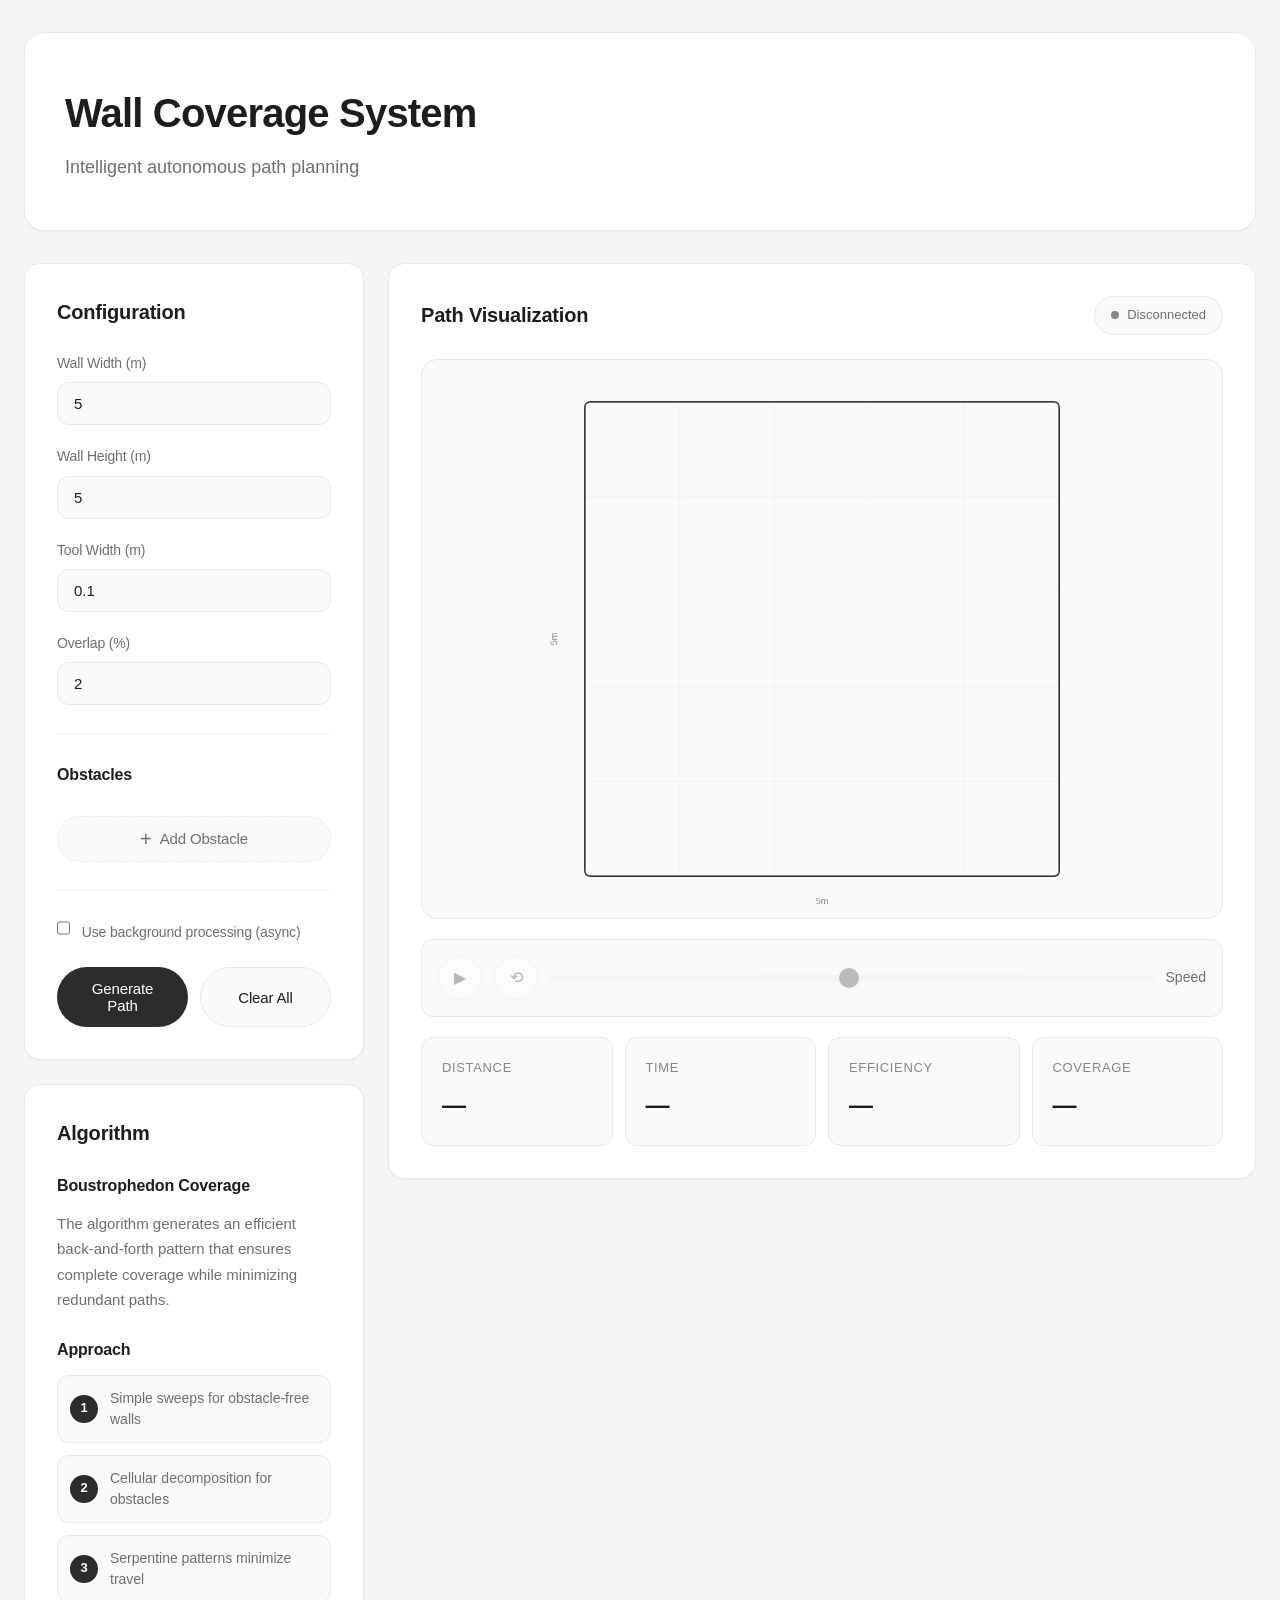
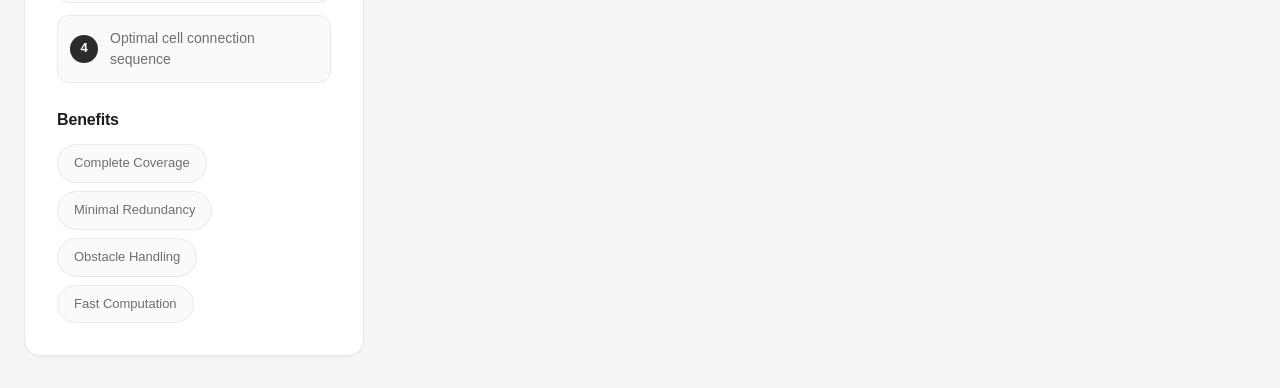
<file: index.html>
<!DOCTYPE html>
<html lang="en">
<head>
    <meta charset="UTF-8">
    <meta name="viewport" content="width=device-width, initial-scale=1.0">
    <title>Wall Robot Coverage System</title>
    <link rel="stylesheet" href="styles.css">
</head>
<body>
    <div class="container">
        <header>
            <div class="header-content">
                <h1>Wall Coverage System</h1>
                <p>Intelligent autonomous path planning</p>
            </div>
        </header>

        <main>
            <!-- Configuration Panel -->
            <section class="panel config-panel">
                <h2>Configuration</h2>
                
                <div class="input-group">
                    <label for="wallWidth">Wall Width (m)</label>
                    <input type="number" id="wallWidth" value="5" min="0.1" max="100" step="0.1">
                </div>
                
                <div class="input-group">
                    <label for="wallHeight">Wall Height (m)</label>
                    <input type="number" id="wallHeight" value="5" min="0.1" max="100" step="0.1">
                </div>
                
                <div class="input-group">
                    <label for="toolWidth">Tool Width (m)</label>
                    <input type="number" id="toolWidth" value="0.1" min="0.01" max="1" step="0.01">
                </div>
                
                <div class="input-group">
                    <label for="overlap">Overlap (%)</label>
                    <input type="number" id="overlap" value="2" min="0" max="50" step="1">
                </div>

                <div class="section-divider"></div>

                <h3>Obstacles</h3>
                <div id="obstaclesList" class="obstacles-container"></div>
                
                <button id="addObstacle" class="btn btn-ghost">
                    <span class="btn-icon">+</span>
                    Add Obstacle
                </button>
                
                <div class="section-divider"></div>
                
                <div class="input-group">
                    <label for="backgroundMode">
                        <input type="checkbox" id="backgroundMode" style="width: auto; display: inline-block; margin-right: 8px;">
                        Use background processing (async)
                    </label>
                </div>
                
                <div class="action-group">
                    <button id="generatePath" class="btn btn-primary">Generate Path</button>
                    <button id="clearAll" class="btn btn-secondary">Clear All</button>
                </div>
            </section>

            <!-- Visualization Panel -->
            <section class="panel visualization-panel">
                <div class="panel-header">
                    <h2>Path Visualization</h2>
                    <div id="connectionStatus" class="connection-status">
                        <span class="status-dot"></span>
                        <span class="status-text">Disconnected</span>
                    </div>
                </div>
                
                <div class="canvas-wrapper">
                    <canvas id="pathCanvas" width="800" height="800"></canvas>
                    <div id="loadingOverlay" class="loading-overlay" style="display: none;">
                        <div class="spinner"></div>
                        <div class="loading-text">Generating path...</div>
                        <div class="progress-text" id="progressText">Starting...</div>
                    </div>
                </div>
                
                <div class="playback-controls">
                    <button id="playPause" class="control-btn" disabled>
                        <span class="icon">▶</span>
                    </button>
                    <button id="reset" class="control-btn" disabled>
                        <span class="icon">⟲</span>
                    </button>
                    <div class="slider-container">
                        <input type="range" id="speedControl" min="1" max="100" value="50" disabled>
                        <span class="slider-label">Speed</span>
                    </div>
                </div>
                
                <div class="stats-grid" id="stats">
                    <div class="stat-card">
                        <span class="stat-label">Distance</span>
                        <span class="stat-value" id="totalDistance">—</span>
                    </div>
                    <div class="stat-card">
                        <span class="stat-label">Time</span>
                        <span class="stat-value" id="computationTime">—</span>
                    </div>
                    <div class="stat-card">
                        <span class="stat-label">Efficiency</span>
                        <span class="stat-value" id="pathEfficiency">—</span>
                    </div>
                    <div class="stat-card">
                        <span class="stat-label">Coverage</span>
                        <span class="stat-value" id="coverage">—</span>
                    </div>
                </div>
            </section>

            <!-- Algorithm Panel -->
            <section class="panel info-panel">
                <h2>Algorithm</h2>
                
                <div class="info-content">
                    <h3>Boustrophedon Coverage</h3>
                    <p>
                        The algorithm generates an efficient back-and-forth pattern that ensures 
                        complete coverage while minimizing redundant paths.
                    </p>
                    
                    <h3>Approach</h3>
                    <div class="info-list">
                        <div class="info-item">
                            <span class="info-number">1</span>
                            <span class="info-text">Simple sweeps for obstacle-free walls</span>
                        </div>
                        <div class="info-item">
                            <span class="info-number">2</span>
                            <span class="info-text">Cellular decomposition for obstacles</span>
                        </div>
                        <div class="info-item">
                            <span class="info-number">3</span>
                            <span class="info-text">Serpentine patterns minimize travel</span>
                        </div>
                        <div class="info-item">
                            <span class="info-number">4</span>
                            <span class="info-text">Optimal cell connection sequence</span>
                        </div>
                    </div>
                    
                    <h3>Benefits</h3>
                    <div class="benefit-tags">
                        <span class="tag">Complete Coverage</span>
                        <span class="tag">Minimal Redundancy</span>
                        <span class="tag">Obstacle Handling</span>
                        <span class="tag">Fast Computation</span>
                    </div>
                </div>
            </section>
        </main>
    </div>

    <script src="app.js"></script>
</body>
</html>
<!-- rebuild: 2026-08-19T14:34:57.4906640+05:30 -->
</file>
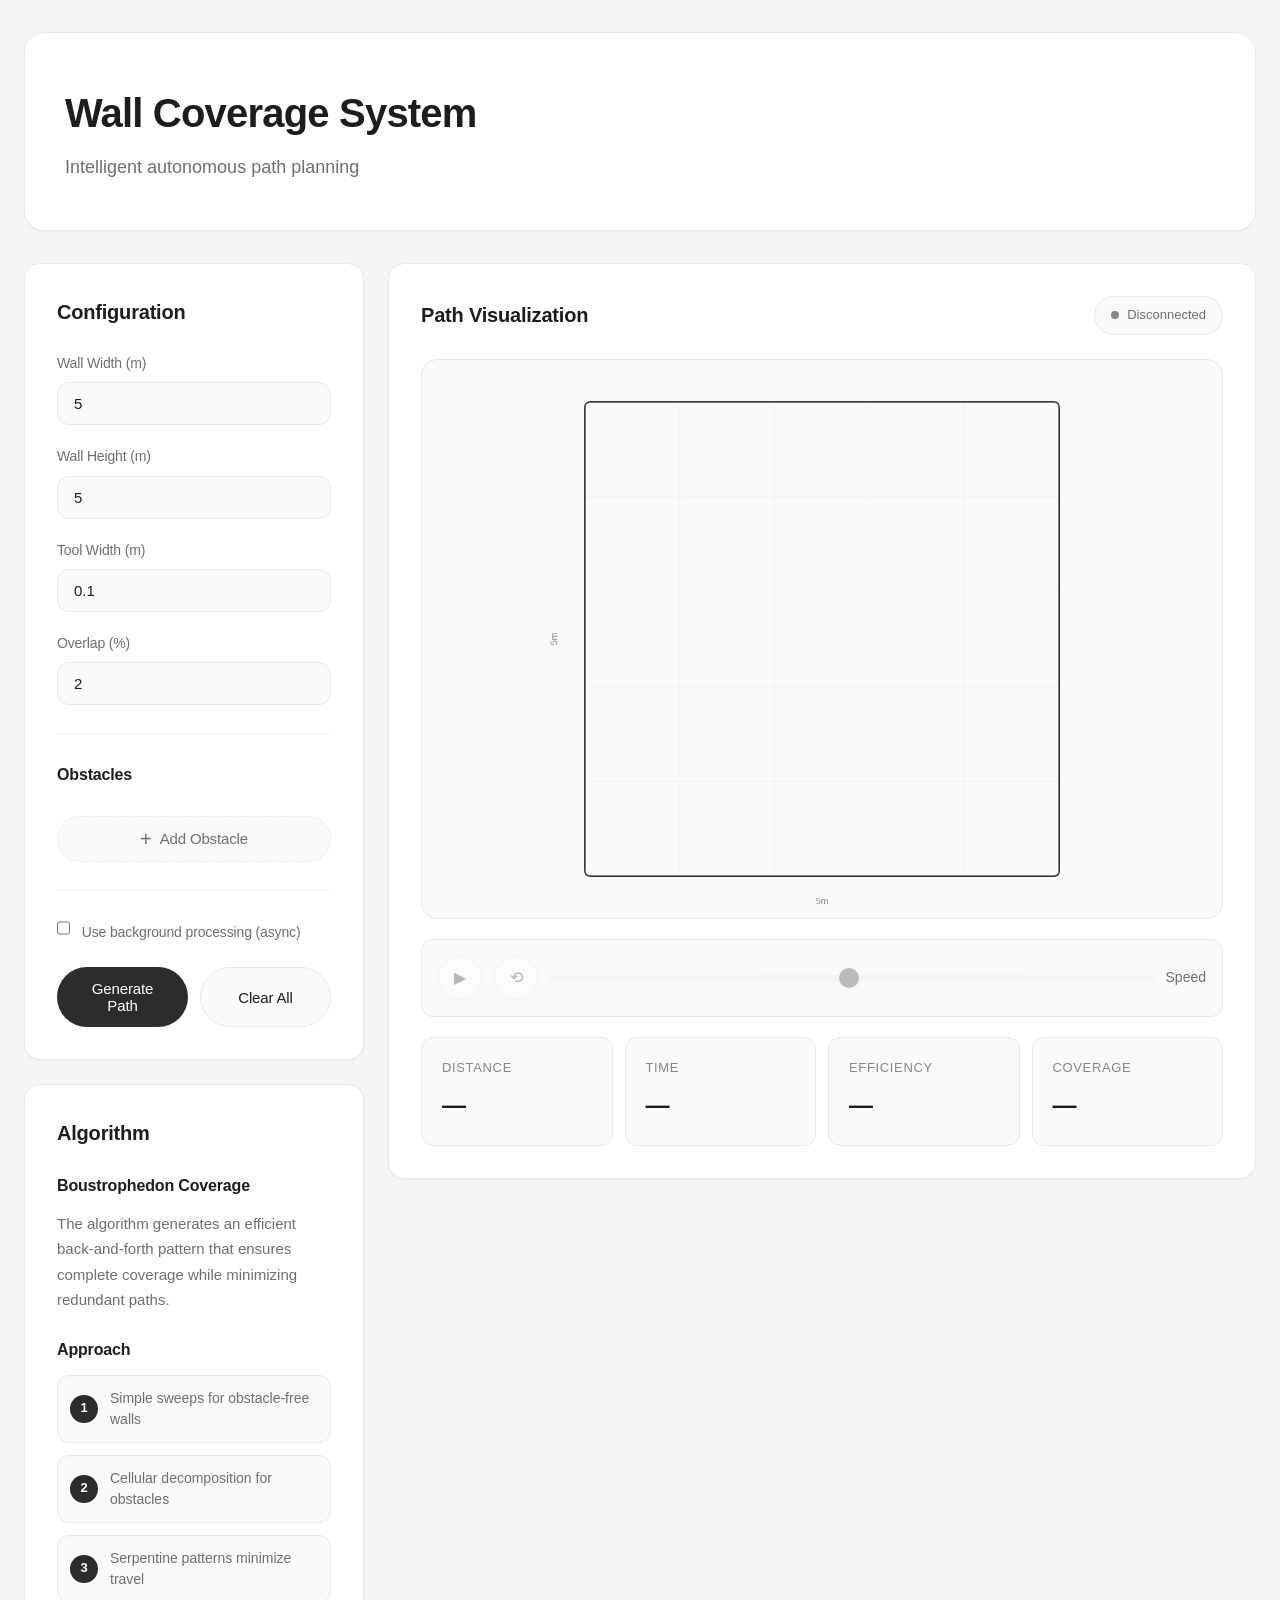
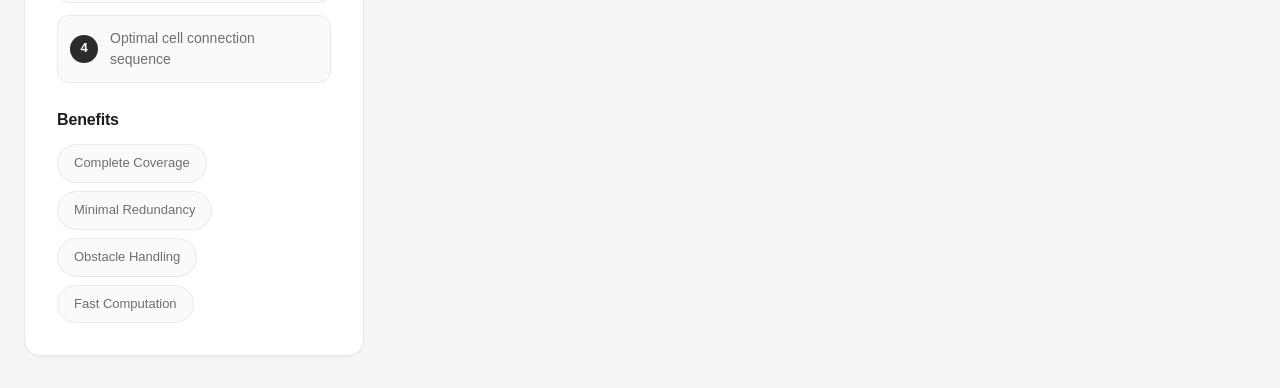
<file: frontend/index.html>
<!DOCTYPE html>
<html lang="en">
<head>
    <meta charset="UTF-8">
    <meta name="viewport" content="width=device-width, initial-scale=1.0">
    <title>Wall Robot Coverage System</title>
    <link rel="stylesheet" href="styles.css">
</head>
<body>
    <div class="container">
        <header>
            <div class="header-content">
                <h1>Wall Coverage System</h1>
                <p>Intelligent autonomous path planning</p>
            </div>
        </header>

        <main>
            <!-- Configuration Panel -->
            <section class="panel config-panel">
                <h2>Configuration</h2>
                
                <div class="input-group">
                    <label for="wallWidth">Wall Width (m)</label>
                    <input type="number" id="wallWidth" value="5" min="0.1" max="100" step="0.1">
                </div>
                
                <div class="input-group">
                    <label for="wallHeight">Wall Height (m)</label>
                    <input type="number" id="wallHeight" value="5" min="0.1" max="100" step="0.1">
                </div>
                
                <div class="input-group">
                    <label for="toolWidth">Tool Width (m)</label>
                    <input type="number" id="toolWidth" value="0.1" min="0.01" max="1" step="0.01">
                </div>
                
                <div class="input-group">
                    <label for="overlap">Overlap (%)</label>
                    <input type="number" id="overlap" value="2" min="0" max="50" step="1">
                </div>

                <div class="section-divider"></div>

                <h3>Obstacles</h3>
                <div id="obstaclesList" class="obstacles-container"></div>
                
                <button id="addObstacle" class="btn btn-ghost">
                    <span class="btn-icon">+</span>
                    Add Obstacle
                </button>
                
                <div class="section-divider"></div>
                
                <div class="input-group">
                    <label for="backgroundMode">
                        <input type="checkbox" id="backgroundMode" style="width: auto; display: inline-block; margin-right: 8px;">
                        Use background processing (async)
                    </label>
                </div>
                
                <div class="action-group">
                    <button id="generatePath" class="btn btn-primary">Generate Path</button>
                    <button id="clearAll" class="btn btn-secondary">Clear All</button>
                </div>
            </section>

            <!-- Visualization Panel -->
            <section class="panel visualization-panel">
                <div class="panel-header">
                    <h2>Path Visualization</h2>
                    <div id="connectionStatus" class="connection-status">
                        <span class="status-dot"></span>
                        <span class="status-text">Disconnected</span>
                    </div>
                </div>
                
                <div class="canvas-wrapper">
                    <canvas id="pathCanvas" width="800" height="800"></canvas>
                    <div id="loadingOverlay" class="loading-overlay" style="display: none;">
                        <div class="spinner"></div>
                        <div class="loading-text">Generating path...</div>
                        <div class="progress-text" id="progressText">Starting...</div>
                    </div>
                </div>
                
                <div class="playback-controls">
                    <button id="playPause" class="control-btn" disabled>
                        <span class="icon">▶</span>
                    </button>
                    <button id="reset" class="control-btn" disabled>
                        <span class="icon">⟲</span>
                    </button>
                    <div class="slider-container">
                        <input type="range" id="speedControl" min="1" max="100" value="50" disabled>
                        <span class="slider-label">Speed</span>
                    </div>
                </div>
                
                <div class="stats-grid" id="stats">
                    <div class="stat-card">
                        <span class="stat-label">Distance</span>
                        <span class="stat-value" id="totalDistance">—</span>
                    </div>
                    <div class="stat-card">
                        <span class="stat-label">Time</span>
                        <span class="stat-value" id="computationTime">—</span>
                    </div>
                    <div class="stat-card">
                        <span class="stat-label">Efficiency</span>
                        <span class="stat-value" id="pathEfficiency">—</span>
                    </div>
                    <div class="stat-card">
                        <span class="stat-label">Coverage</span>
                        <span class="stat-value" id="coverage">—</span>
                    </div>
                </div>
            </section>

            <!-- Algorithm Panel -->
            <section class="panel info-panel">
                <h2>Algorithm</h2>
                
                <div class="info-content">
                    <h3>Boustrophedon Coverage</h3>
                    <p>
                        The algorithm generates an efficient back-and-forth pattern that ensures 
                        complete coverage while minimizing redundant paths.
                    </p>
                    
                    <h3>Approach</h3>
                    <div class="info-list">
                        <div class="info-item">
                            <span class="info-number">1</span>
                            <span class="info-text">Simple sweeps for obstacle-free walls</span>
                        </div>
                        <div class="info-item">
                            <span class="info-number">2</span>
                            <span class="info-text">Cellular decomposition for obstacles</span>
                        </div>
                        <div class="info-item">
                            <span class="info-number">3</span>
                            <span class="info-text">Serpentine patterns minimize travel</span>
                        </div>
                        <div class="info-item">
                            <span class="info-number">4</span>
                            <span class="info-text">Optimal cell connection sequence</span>
                        </div>
                    </div>
                    
                    <h3>Benefits</h3>
                    <div class="benefit-tags">
                        <span class="tag">Complete Coverage</span>
                        <span class="tag">Minimal Redundancy</span>
                        <span class="tag">Obstacle Handling</span>
                        <span class="tag">Fast Computation</span>
                    </div>
                </div>
            </section>
        </main>
    </div>

    <script src="app.js"></script>
</body>
</html>
</file>
<file: styles.css>
* {
    margin: 0;
    padding: 0;
    box-sizing: border-box;
}

:root {
    /* Monotone color palette - Sophisticated grays */
    --color-bg: #f5f5f7;
    --color-surface: #ffffff;
    --color-surface-elevated: #fafafa;
    --color-border: #e8e8ed;
    --color-divider: #f0f0f5;
    
    /* Text colors */
    --color-text-primary: #1d1d1f;
    --color-text-secondary: #6e6e73;
    --color-text-tertiary: #86868b;
    --color-text-inverse: #ffffff;
    
    /* Interactive states */
    --color-primary: #2c2c2e;
    --color-primary-hover: #1d1d1f;
    --color-secondary: #6e6e73;
    --color-secondary-hover: #515154;
    
    /* Status colors */
    --color-success: #34c759;
    --color-error: #ff3b30;
    --color-warning: #ff9500;
    
    /* Shadows - soft and subtle */
    --shadow-sm: 0 1px 2px rgba(0, 0, 0, 0.04);
    --shadow-md: 0 4px 12px rgba(0, 0, 0, 0.06);
    --shadow-lg: 0 8px 24px rgba(0, 0, 0, 0.08);
    --shadow-inner: inset 0 1px 3px rgba(0, 0, 0, 0.05);
    
    /* Border radius */
    --radius-sm: 8px;
    --radius-md: 12px;
    --radius-lg: 16px;
    --radius-xl: 20px;
    --radius-full: 9999px;
    
    /* Transitions */
    --transition-fast: 150ms cubic-bezier(0.4, 0, 0.2, 1);
    --transition-base: 250ms cubic-bezier(0.4, 0, 0.2, 1);
    --transition-slow: 350ms cubic-bezier(0.4, 0, 0.2, 1);
}

body {
    font-family: -apple-system, BlinkMacSystemFont, 'SF Pro Display', 'Segoe UI', Roboto, 'Helvetica Neue', Arial, sans-serif;
    background: var(--color-bg);
    color: var(--color-text-primary);
    line-height: 1.6;
    -webkit-font-smoothing: antialiased;
    -moz-osx-font-smoothing: grayscale;
}

.container {
    max-width: 1400px;
    margin: 0 auto;
    padding: 32px 24px;
}

/* Header */
header {
    background: var(--color-surface);
    border-radius: var(--radius-xl);
    padding: 48px 40px;
    margin-bottom: 32px;
    box-shadow: var(--shadow-sm);
    border: 1px solid var(--color-border);
}

.header-content h1 {
    font-size: 2.5rem;
    font-weight: 600;
    letter-spacing: -0.02em;
    color: var(--color-text-primary);
    margin-bottom: 8px;
}

.header-content p {
    font-size: 1.125rem;
    color: var(--color-text-secondary);
    font-weight: 400;
}

/* Main grid layout */
main {
    display: grid;
    grid-template-columns: 340px 1fr;
    gap: 24px;
    align-items: start;
}

/* Panels */
.panel {
    background: var(--color-surface);
    border-radius: var(--radius-lg);
    padding: 32px;
    border: 1px solid var(--color-border);
    box-shadow: var(--shadow-sm);
    transition: box-shadow var(--transition-base);
}

.panel:hover {
    box-shadow: var(--shadow-md);
}

.panel h2 {
    font-size: 1.25rem;
    font-weight: 600;
    color: var(--color-text-primary);
    margin-bottom: 24px;
    letter-spacing: -0.01em;
}

.panel h3 {
    font-size: 1rem;
    font-weight: 600;
    color: var(--color-text-primary);
    margin: 24px 0 12px;
    letter-spacing: -0.01em;
}

/* Panel header with status */
.panel-header {
    display: flex;
    justify-content: space-between;
    align-items: center;
    margin-bottom: 24px;
}

.panel-header h2 {
    margin-bottom: 0;
}

/* Connection Status */
.connection-status {
    display: flex;
    align-items: center;
    gap: 8px;
    padding: 8px 16px;
    background: var(--color-surface-elevated);
    border-radius: var(--radius-full);
    border: 1px solid var(--color-border);
}

.status-dot {
    width: 8px;
    height: 8px;
    border-radius: 50%;
    background: var(--color-text-tertiary);
    transition: background var(--transition-base);
}

.connection-status.connected .status-dot {
    background: var(--color-success);
    box-shadow: 0 0 8px rgba(52, 199, 89, 0.4);
}

.status-text {
    font-size: 0.8125rem;
    color: var(--color-text-secondary);
    font-weight: 500;
}

/* Input groups */
.input-group {
    margin-bottom: 20px;
}

label {
    display: block;
    margin-bottom: 8px;
    font-size: 0.875rem;
    font-weight: 500;
    color: var(--color-text-secondary);
    letter-spacing: -0.01em;
}

input[type="number"],
input[type="range"] {
    font-family: inherit;
}

input[type="number"] {
    width: 100%;
    padding: 12px 16px;
    border: 1px solid var(--color-border);
    border-radius: var(--radius-md);
    font-size: 0.9375rem;
    color: var(--color-text-primary);
    background: var(--color-surface-elevated);
    transition: all var(--transition-fast);
    outline: none;
}

input[type="number"]:hover {
    border-color: var(--color-secondary);
}

input[type="number"]:focus {
    border-color: var(--color-primary);
    background: var(--color-surface);
    box-shadow: 0 0 0 3px rgba(0, 0, 0, 0.05);
}

input[type="checkbox"] {
    width: 18px;
    height: 18px;
    cursor: pointer;
}

/* Section divider */
.section-divider {
    height: 1px;
    background: var(--color-divider);
    margin: 28px 0;
}

/* Obstacles */
.obstacles-container {
    margin-bottom: 16px;
    max-height: 300px;
    overflow-y: auto;
}

.obstacle-item {
    background: var(--color-surface-elevated);
    padding: 16px;
    border-radius: var(--radius-md);
    margin-bottom: 12px;
    display: grid;
    grid-template-columns: repeat(2, 1fr);
    gap: 10px;
    border: 1px solid var(--color-border);
    transition: all var(--transition-fast);
}

.obstacle-item:hover {
    background: var(--color-surface);
    box-shadow: var(--shadow-sm);
}

.obstacle-item input {
    padding: 10px 12px;
    font-size: 0.875rem;
    background: var(--color-surface);
}

.obstacle-item button {
    grid-column: 1 / -1;
    padding: 10px;
    background: var(--color-surface);
    color: var(--color-text-secondary);
    border: 1px solid var(--color-border);
    border-radius: var(--radius-sm);
    cursor: pointer;
    font-size: 0.875rem;
    font-weight: 500;
    transition: all var(--transition-fast);
}

.obstacle-item button:hover {
    background: var(--color-text-primary);
    color: var(--color-text-inverse);
    border-color: var(--color-text-primary);
}

/* Buttons */
.btn {
    padding: 12px 24px;
    border: none;
    border-radius: var(--radius-full);
    font-size: 0.9375rem;
    font-weight: 500;
    cursor: pointer;
    transition: all var(--transition-fast);
    letter-spacing: -0.01em;
    outline: none;
    border: 1px solid transparent;
}

.btn:active {
    transform: scale(0.98);
}

.btn-primary {
    background: var(--color-primary);
    color: var(--color-text-inverse);
    box-shadow: var(--shadow-sm);
}

.btn-primary:hover {
    background: var(--color-primary-hover);
    box-shadow: var(--shadow-md);
}

.btn-secondary {
    background: var(--color-surface-elevated);
    color: var(--color-text-primary);
    border-color: var(--color-border);
}

.btn-secondary:hover {
    background: var(--color-surface);
    border-color: var(--color-secondary);
}

.btn-ghost {
    width: 100%;
    background: var(--color-surface-elevated);
    color: var(--color-text-secondary);
    border: 1px dashed var(--color-border);
    display: flex;
    align-items: center;
    justify-content: center;
    gap: 8px;
}

.btn-ghost:hover {
    background: var(--color-surface);
    color: var(--color-text-primary);
    border-color: var(--color-secondary);
    border-style: solid;
}

.btn-icon {
    font-size: 1.25rem;
    line-height: 1;
}

.btn:disabled {
    opacity: 0.4;
    cursor: not-allowed;
    transform: none;
}

.btn:disabled:hover {
    box-shadow: var(--shadow-sm);
}

.action-group {
    display: flex;
    gap: 12px;
    margin-top: 24px;
}

.action-group .btn {
    flex: 1;
}

/* Visualization Panel */
.visualization-panel {
    grid-column: 2;
    grid-row: 1 / 3;
}

.canvas-wrapper {
    width: 100%;
    height: 560px;
    border-radius: var(--radius-lg);
    overflow: hidden;
    background: var(--color-surface-elevated);
    border: 1px solid var(--color-border);
    display: flex;
    justify-content: center;
    align-items: center;
    position: relative;
}

#pathCanvas {
    max-width: 100%;
    max-height: 100%;
}

/* Loading Overlay */
.loading-overlay {
    position: absolute;
    top: 0;
    left: 0;
    right: 0;
    bottom: 0;
    background: rgba(255, 255, 255, 0.95);
    backdrop-filter: blur(4px);
    display: flex;
    flex-direction: column;
    justify-content: center;
    align-items: center;
    gap: 16px;
    z-index: 10;
}

.spinner {
    width: 48px;
    height: 48px;
    border: 4px solid var(--color-border);
    border-top-color: var(--color-primary);
    border-radius: 50%;
    animation: spin 1s linear infinite;
}

@keyframes spin {
    to { transform: rotate(360deg); }
}

.loading-text {
    font-size: 1.125rem;
    font-weight: 600;
    color: var(--color-text-primary);
}

.progress-text {
    font-size: 0.875rem;
    color: var(--color-text-secondary);
}

/* Playback controls */
.playback-controls {
    display: flex;
    gap: 12px;
    align-items: center;
    margin-top: 20px;
    padding: 16px;
    background: var(--color-surface-elevated);
    border-radius: var(--radius-md);
    border: 1px solid var(--color-border);
}

.control-btn {
    width: 44px;
    height: 44px;
    border: none;
    border-radius: var(--radius-full);
    background: var(--color-surface);
    color: var(--color-text-primary);
    cursor: pointer;
    display: flex;
    align-items: center;
    justify-content: center;
    transition: all var(--transition-fast);
    box-shadow: var(--shadow-sm);
    border: 1px solid var(--color-border);
    flex-shrink: 0;
}

.control-btn:hover:not(:disabled) {
    background: var(--color-primary);
    color: var(--color-text-inverse);
    box-shadow: var(--shadow-md);
}

.control-btn:active:not(:disabled) {
    transform: scale(0.95);
}

.control-btn:disabled {
    opacity: 0.3;
    cursor: not-allowed;
}

.control-btn .icon {
    font-size: 1rem;
    line-height: 1;
}

.slider-container {
    flex: 1;
    display: flex;
    align-items: center;
    gap: 12px;
}

.slider-label {
    font-size: 0.875rem;
    color: var(--color-text-secondary);
    font-weight: 500;
    white-space: nowrap;
}

input[type="range"] {
    flex: 1;
    height: 6px;
    border-radius: var(--radius-full);
    background: var(--color-border);
    outline: none;
    -webkit-appearance: none;
    appearance: none;
}

input[type="range"]::-webkit-slider-thumb {
    -webkit-appearance: none;
    appearance: none;
    width: 20px;
    height: 20px;
    border-radius: var(--radius-full);
    background: var(--color-primary);
    cursor: pointer;
    box-shadow: var(--shadow-md);
    transition: all var(--transition-fast);
}

input[type="range"]::-webkit-slider-thumb:hover {
    transform: scale(1.1);
    box-shadow: var(--shadow-lg);
}

input[type="range"]::-moz-range-thumb {
    width: 20px;
    height: 20px;
    border-radius: var(--radius-full);
    background: var(--color-primary);
    cursor: pointer;
    box-shadow: var(--shadow-md);
    border: none;
    transition: all var(--transition-fast);
}

input[type="range"]::-moz-range-thumb:hover {
    transform: scale(1.1);
    box-shadow: var(--shadow-lg);
}

input[type="range"]:disabled {
    opacity: 0.3;
    cursor: not-allowed;
}

/* Stats grid */
.stats-grid {
    display: grid;
    grid-template-columns: repeat(4, 1fr);
    gap: 12px;
    margin-top: 20px;
}

.stat-card {
    background: var(--color-surface-elevated);
    padding: 20px;
    border-radius: var(--radius-md);
    border: 1px solid var(--color-border);
    display: flex;
    flex-direction: column;
    gap: 8px;
    transition: all var(--transition-fast);
}

.stat-card:hover {
    background: var(--color-surface);
    box-shadow: var(--shadow-sm);
}

.stat-label {
    font-size: 0.8125rem;
    color: var(--color-text-tertiary);
    font-weight: 500;
    text-transform: uppercase;
    letter-spacing: 0.05em;
}

.stat-value {
    font-size: 1.5rem;
    font-weight: 600;
    color: var(--color-text-primary);
    letter-spacing: -0.02em;
}

/* Info Panel */
.info-panel {
    grid-column: 1;
    grid-row: 2;
}

.info-content p {
    margin-bottom: 20px;
    color: var(--color-text-secondary);
    font-size: 0.9375rem;
    line-height: 1.7;
}

.info-list {
    display: flex;
    flex-direction: column;
    gap: 12px;
    margin-bottom: 24px;
}

.info-item {
    display: flex;
    align-items: center;
    gap: 12px;
    padding: 12px;
    background: var(--color-surface-elevated);
    border-radius: var(--radius-md);
    border: 1px solid var(--color-border);
    transition: all var(--transition-fast);
}

.info-item:hover {
    background: var(--color-surface);
    box-shadow: var(--shadow-sm);
}

.info-number {
    width: 28px;
    height: 28px;
    border-radius: var(--radius-full);
    background: var(--color-primary);
    color: var(--color-text-inverse);
    display: flex;
    align-items: center;
    justify-content: center;
    font-size: 0.8125rem;
    font-weight: 600;
    flex-shrink: 0;
}

.info-text {
    font-size: 0.875rem;
    color: var(--color-text-secondary);
    line-height: 1.5;
}

.benefit-tags {
    display: flex;
    flex-wrap: wrap;
    gap: 8px;
}

.tag {
    padding: 8px 16px;
    background: var(--color-surface-elevated);
    border: 1px solid var(--color-border);
    border-radius: var(--radius-full);
    font-size: 0.8125rem;
    color: var(--color-text-secondary);
    font-weight: 500;
    transition: all var(--transition-fast);
}

.tag:hover {
    background: var(--color-primary);
    color: var(--color-text-inverse);
    border-color: var(--color-primary);
}

/* Responsive Design */
@media (max-width: 1200px) {
    main {
        grid-template-columns: 1fr;
    }
    
    .visualization-panel {
        grid-column: 1;
        grid-row: auto;
    }
    
    .info-panel {
        grid-column: 1;
        grid-row: auto;
    }
    
    .stats-grid {
        grid-template-columns: repeat(2, 1fr);
    }
}

@media (max-width: 768px) {
    .container {
        padding: 20px 16px;
    }
    
    header {
        padding: 32px 24px;
    }
    
    .header-content h1 {
        font-size: 2rem;
    }
    
    .panel {
        padding: 24px;
    }
    
    .stats-grid {
        grid-template-columns: 1fr;
    }
    
    .action-group {
        flex-direction: column;
    }
}

/* Notification animations */
@keyframes slideInRight {
    from {
        transform: translateX(400px);
        opacity: 0;
    }
    to {
        transform: translateX(0);
        opacity: 1;
    }
}

@keyframes slideOutRight {
    from {
        transform: translateX(0);
        opacity: 1;
    }
    to {
        transform: translateX(400px);
        opacity: 0;
    }
}

.notification {
    position: fixed;
    top: 24px;
    right: 24px;
    padding: 16px 24px;
    background: var(--color-primary);
    color: var(--color-text-inverse);
    border-radius: var(--radius-md);
    box-shadow: var(--shadow-lg);
    z-index: 1000;
    font-size: 0.9375rem;
    font-weight: 500;
    animation: slideInRight var(--transition-base);
    max-width: 350px;
}

.notification.error {
    background: var(--color-error);
}

.notification.success {
    background: var(--color-success);
}

.notification.warning {
    background: var(--color-warning);
}
</file>
<file: frontend/styles.css>
* {
    margin: 0;
    padding: 0;
    box-sizing: border-box;
}

:root {
    /* Monotone color palette - Sophisticated grays */
    --color-bg: #f5f5f7;
    --color-surface: #ffffff;
    --color-surface-elevated: #fafafa;
    --color-border: #e8e8ed;
    --color-divider: #f0f0f5;
    
    /* Text colors */
    --color-text-primary: #1d1d1f;
    --color-text-secondary: #6e6e73;
    --color-text-tertiary: #86868b;
    --color-text-inverse: #ffffff;
    
    /* Interactive states */
    --color-primary: #2c2c2e;
    --color-primary-hover: #1d1d1f;
    --color-secondary: #6e6e73;
    --color-secondary-hover: #515154;
    
    /* Status colors */
    --color-success: #34c759;
    --color-error: #ff3b30;
    --color-warning: #ff9500;
    
    /* Shadows - soft and subtle */
    --shadow-sm: 0 1px 2px rgba(0, 0, 0, 0.04);
    --shadow-md: 0 4px 12px rgba(0, 0, 0, 0.06);
    --shadow-lg: 0 8px 24px rgba(0, 0, 0, 0.08);
    --shadow-inner: inset 0 1px 3px rgba(0, 0, 0, 0.05);
    
    /* Border radius */
    --radius-sm: 8px;
    --radius-md: 12px;
    --radius-lg: 16px;
    --radius-xl: 20px;
    --radius-full: 9999px;
    
    /* Transitions */
    --transition-fast: 150ms cubic-bezier(0.4, 0, 0.2, 1);
    --transition-base: 250ms cubic-bezier(0.4, 0, 0.2, 1);
    --transition-slow: 350ms cubic-bezier(0.4, 0, 0.2, 1);
}

body {
    font-family: -apple-system, BlinkMacSystemFont, 'SF Pro Display', 'Segoe UI', Roboto, 'Helvetica Neue', Arial, sans-serif;
    background: var(--color-bg);
    color: var(--color-text-primary);
    line-height: 1.6;
    -webkit-font-smoothing: antialiased;
    -moz-osx-font-smoothing: grayscale;
}

.container {
    max-width: 1400px;
    margin: 0 auto;
    padding: 32px 24px;
}

/* Header */
header {
    background: var(--color-surface);
    border-radius: var(--radius-xl);
    padding: 48px 40px;
    margin-bottom: 32px;
    box-shadow: var(--shadow-sm);
    border: 1px solid var(--color-border);
}

.header-content h1 {
    font-size: 2.5rem;
    font-weight: 600;
    letter-spacing: -0.02em;
    color: var(--color-text-primary);
    margin-bottom: 8px;
}

.header-content p {
    font-size: 1.125rem;
    color: var(--color-text-secondary);
    font-weight: 400;
}

/* Main grid layout */
main {
    display: grid;
    grid-template-columns: 340px 1fr;
    gap: 24px;
    align-items: start;
}

/* Panels */
.panel {
    background: var(--color-surface);
    border-radius: var(--radius-lg);
    padding: 32px;
    border: 1px solid var(--color-border);
    box-shadow: var(--shadow-sm);
    transition: box-shadow var(--transition-base);
}

.panel:hover {
    box-shadow: var(--shadow-md);
}

.panel h2 {
    font-size: 1.25rem;
    font-weight: 600;
    color: var(--color-text-primary);
    margin-bottom: 24px;
    letter-spacing: -0.01em;
}

.panel h3 {
    font-size: 1rem;
    font-weight: 600;
    color: var(--color-text-primary);
    margin: 24px 0 12px;
    letter-spacing: -0.01em;
}

/* Panel header with status */
.panel-header {
    display: flex;
    justify-content: space-between;
    align-items: center;
    margin-bottom: 24px;
}

.panel-header h2 {
    margin-bottom: 0;
}

/* Connection Status */
.connection-status {
    display: flex;
    align-items: center;
    gap: 8px;
    padding: 8px 16px;
    background: var(--color-surface-elevated);
    border-radius: var(--radius-full);
    border: 1px solid var(--color-border);
}

.status-dot {
    width: 8px;
    height: 8px;
    border-radius: 50%;
    background: var(--color-text-tertiary);
    transition: background var(--transition-base);
}

.connection-status.connected .status-dot {
    background: var(--color-success);
    box-shadow: 0 0 8px rgba(52, 199, 89, 0.4);
}

.status-text {
    font-size: 0.8125rem;
    color: var(--color-text-secondary);
    font-weight: 500;
}

/* Input groups */
.input-group {
    margin-bottom: 20px;
}

label {
    display: block;
    margin-bottom: 8px;
    font-size: 0.875rem;
    font-weight: 500;
    color: var(--color-text-secondary);
    letter-spacing: -0.01em;
}

input[type="number"],
input[type="range"] {
    font-family: inherit;
}

input[type="number"] {
    width: 100%;
    padding: 12px 16px;
    border: 1px solid var(--color-border);
    border-radius: var(--radius-md);
    font-size: 0.9375rem;
    color: var(--color-text-primary);
    background: var(--color-surface-elevated);
    transition: all var(--transition-fast);
    outline: none;
}

input[type="number"]:hover {
    border-color: var(--color-secondary);
}

input[type="number"]:focus {
    border-color: var(--color-primary);
    background: var(--color-surface);
    box-shadow: 0 0 0 3px rgba(0, 0, 0, 0.05);
}

input[type="checkbox"] {
    width: 18px;
    height: 18px;
    cursor: pointer;
}

/* Section divider */
.section-divider {
    height: 1px;
    background: var(--color-divider);
    margin: 28px 0;
}

/* Obstacles */
.obstacles-container {
    margin-bottom: 16px;
    max-height: 300px;
    overflow-y: auto;
}

.obstacle-item {
    background: var(--color-surface-elevated);
    padding: 16px;
    border-radius: var(--radius-md);
    margin-bottom: 12px;
    display: grid;
    grid-template-columns: repeat(2, 1fr);
    gap: 10px;
    border: 1px solid var(--color-border);
    transition: all var(--transition-fast);
}

.obstacle-item:hover {
    background: var(--color-surface);
    box-shadow: var(--shadow-sm);
}

.obstacle-item input {
    padding: 10px 12px;
    font-size: 0.875rem;
    background: var(--color-surface);
}

.obstacle-item button {
    grid-column: 1 / -1;
    padding: 10px;
    background: var(--color-surface);
    color: var(--color-text-secondary);
    border: 1px solid var(--color-border);
    border-radius: var(--radius-sm);
    cursor: pointer;
    font-size: 0.875rem;
    font-weight: 500;
    transition: all var(--transition-fast);
}

.obstacle-item button:hover {
    background: var(--color-text-primary);
    color: var(--color-text-inverse);
    border-color: var(--color-text-primary);
}

/* Buttons */
.btn {
    padding: 12px 24px;
    border: none;
    border-radius: var(--radius-full);
    font-size: 0.9375rem;
    font-weight: 500;
    cursor: pointer;
    transition: all var(--transition-fast);
    letter-spacing: -0.01em;
    outline: none;
    border: 1px solid transparent;
}

.btn:active {
    transform: scale(0.98);
}

.btn-primary {
    background: var(--color-primary);
    color: var(--color-text-inverse);
    box-shadow: var(--shadow-sm);
}

.btn-primary:hover {
    background: var(--color-primary-hover);
    box-shadow: var(--shadow-md);
}

.btn-secondary {
    background: var(--color-surface-elevated);
    color: var(--color-text-primary);
    border-color: var(--color-border);
}

.btn-secondary:hover {
    background: var(--color-surface);
    border-color: var(--color-secondary);
}

.btn-ghost {
    width: 100%;
    background: var(--color-surface-elevated);
    color: var(--color-text-secondary);
    border: 1px dashed var(--color-border);
    display: flex;
    align-items: center;
    justify-content: center;
    gap: 8px;
}

.btn-ghost:hover {
    background: var(--color-surface);
    color: var(--color-text-primary);
    border-color: var(--color-secondary);
    border-style: solid;
}

.btn-icon {
    font-size: 1.25rem;
    line-height: 1;
}

.btn:disabled {
    opacity: 0.4;
    cursor: not-allowed;
    transform: none;
}

.btn:disabled:hover {
    box-shadow: var(--shadow-sm);
}

.action-group {
    display: flex;
    gap: 12px;
    margin-top: 24px;
}

.action-group .btn {
    flex: 1;
}

/* Visualization Panel */
.visualization-panel {
    grid-column: 2;
    grid-row: 1 / 3;
}

.canvas-wrapper {
    width: 100%;
    height: 560px;
    border-radius: var(--radius-lg);
    overflow: hidden;
    background: var(--color-surface-elevated);
    border: 1px solid var(--color-border);
    display: flex;
    justify-content: center;
    align-items: center;
    position: relative;
}

#pathCanvas {
    max-width: 100%;
    max-height: 100%;
}

/* Loading Overlay */
.loading-overlay {
    position: absolute;
    top: 0;
    left: 0;
    right: 0;
    bottom: 0;
    background: rgba(255, 255, 255, 0.95);
    backdrop-filter: blur(4px);
    display: flex;
    flex-direction: column;
    justify-content: center;
    align-items: center;
    gap: 16px;
    z-index: 10;
}

.spinner {
    width: 48px;
    height: 48px;
    border: 4px solid var(--color-border);
    border-top-color: var(--color-primary);
    border-radius: 50%;
    animation: spin 1s linear infinite;
}

@keyframes spin {
    to { transform: rotate(360deg); }
}

.loading-text {
    font-size: 1.125rem;
    font-weight: 600;
    color: var(--color-text-primary);
}

.progress-text {
    font-size: 0.875rem;
    color: var(--color-text-secondary);
}

/* Playback controls */
.playback-controls {
    display: flex;
    gap: 12px;
    align-items: center;
    margin-top: 20px;
    padding: 16px;
    background: var(--color-surface-elevated);
    border-radius: var(--radius-md);
    border: 1px solid var(--color-border);
}

.control-btn {
    width: 44px;
    height: 44px;
    border: none;
    border-radius: var(--radius-full);
    background: var(--color-surface);
    color: var(--color-text-primary);
    cursor: pointer;
    display: flex;
    align-items: center;
    justify-content: center;
    transition: all var(--transition-fast);
    box-shadow: var(--shadow-sm);
    border: 1px solid var(--color-border);
    flex-shrink: 0;
}

.control-btn:hover:not(:disabled) {
    background: var(--color-primary);
    color: var(--color-text-inverse);
    box-shadow: var(--shadow-md);
}

.control-btn:active:not(:disabled) {
    transform: scale(0.95);
}

.control-btn:disabled {
    opacity: 0.3;
    cursor: not-allowed;
}

.control-btn .icon {
    font-size: 1rem;
    line-height: 1;
}

.slider-container {
    flex: 1;
    display: flex;
    align-items: center;
    gap: 12px;
}

.slider-label {
    font-size: 0.875rem;
    color: var(--color-text-secondary);
    font-weight: 500;
    white-space: nowrap;
}

input[type="range"] {
    flex: 1;
    height: 6px;
    border-radius: var(--radius-full);
    background: var(--color-border);
    outline: none;
    -webkit-appearance: none;
    appearance: none;
}

input[type="range"]::-webkit-slider-thumb {
    -webkit-appearance: none;
    appearance: none;
    width: 20px;
    height: 20px;
    border-radius: var(--radius-full);
    background: var(--color-primary);
    cursor: pointer;
    box-shadow: var(--shadow-md);
    transition: all var(--transition-fast);
}

input[type="range"]::-webkit-slider-thumb:hover {
    transform: scale(1.1);
    box-shadow: var(--shadow-lg);
}

input[type="range"]::-moz-range-thumb {
    width: 20px;
    height: 20px;
    border-radius: var(--radius-full);
    background: var(--color-primary);
    cursor: pointer;
    box-shadow: var(--shadow-md);
    border: none;
    transition: all var(--transition-fast);
}

input[type="range"]::-moz-range-thumb:hover {
    transform: scale(1.1);
    box-shadow: var(--shadow-lg);
}

input[type="range"]:disabled {
    opacity: 0.3;
    cursor: not-allowed;
}

/* Stats grid */
.stats-grid {
    display: grid;
    grid-template-columns: repeat(4, 1fr);
    gap: 12px;
    margin-top: 20px;
}

.stat-card {
    background: var(--color-surface-elevated);
    padding: 20px;
    border-radius: var(--radius-md);
    border: 1px solid var(--color-border);
    display: flex;
    flex-direction: column;
    gap: 8px;
    transition: all var(--transition-fast);
}

.stat-card:hover {
    background: var(--color-surface);
    box-shadow: var(--shadow-sm);
}

.stat-label {
    font-size: 0.8125rem;
    color: var(--color-text-tertiary);
    font-weight: 500;
    text-transform: uppercase;
    letter-spacing: 0.05em;
}

.stat-value {
    font-size: 1.5rem;
    font-weight: 600;
    color: var(--color-text-primary);
    letter-spacing: -0.02em;
}

/* Info Panel */
.info-panel {
    grid-column: 1;
    grid-row: 2;
}

.info-content p {
    margin-bottom: 20px;
    color: var(--color-text-secondary);
    font-size: 0.9375rem;
    line-height: 1.7;
}

.info-list {
    display: flex;
    flex-direction: column;
    gap: 12px;
    margin-bottom: 24px;
}

.info-item {
    display: flex;
    align-items: center;
    gap: 12px;
    padding: 12px;
    background: var(--color-surface-elevated);
    border-radius: var(--radius-md);
    border: 1px solid var(--color-border);
    transition: all var(--transition-fast);
}

.info-item:hover {
    background: var(--color-surface);
    box-shadow: var(--shadow-sm);
}

.info-number {
    width: 28px;
    height: 28px;
    border-radius: var(--radius-full);
    background: var(--color-primary);
    color: var(--color-text-inverse);
    display: flex;
    align-items: center;
    justify-content: center;
    font-size: 0.8125rem;
    font-weight: 600;
    flex-shrink: 0;
}

.info-text {
    font-size: 0.875rem;
    color: var(--color-text-secondary);
    line-height: 1.5;
}

.benefit-tags {
    display: flex;
    flex-wrap: wrap;
    gap: 8px;
}

.tag {
    padding: 8px 16px;
    background: var(--color-surface-elevated);
    border: 1px solid var(--color-border);
    border-radius: var(--radius-full);
    font-size: 0.8125rem;
    color: var(--color-text-secondary);
    font-weight: 500;
    transition: all var(--transition-fast);
}

.tag:hover {
    background: var(--color-primary);
    color: var(--color-text-inverse);
    border-color: var(--color-primary);
}

/* Responsive Design */
@media (max-width: 1200px) {
    main {
        grid-template-columns: 1fr;
    }
    
    .visualization-panel {
        grid-column: 1;
        grid-row: auto;
    }
    
    .info-panel {
        grid-column: 1;
        grid-row: auto;
    }
    
    .stats-grid {
        grid-template-columns: repeat(2, 1fr);
    }
}

@media (max-width: 768px) {
    .container {
        padding: 20px 16px;
    }
    
    header {
        padding: 32px 24px;
    }
    
    .header-content h1 {
        font-size: 2rem;
    }
    
    .panel {
        padding: 24px;
    }
    
    .stats-grid {
        grid-template-columns: 1fr;
    }
    
    .action-group {
        flex-direction: column;
    }
}

/* Notification animations */
@keyframes slideInRight {
    from {
        transform: translateX(400px);
        opacity: 0;
    }
    to {
        transform: translateX(0);
        opacity: 1;
    }
}

@keyframes slideOutRight {
    from {
        transform: translateX(0);
        opacity: 1;
    }
    to {
        transform: translateX(400px);
        opacity: 0;
    }
}

.notification {
    position: fixed;
    top: 24px;
    right: 24px;
    padding: 16px 24px;
    background: var(--color-primary);
    color: var(--color-text-inverse);
    border-radius: var(--radius-md);
    box-shadow: var(--shadow-lg);
    z-index: 1000;
    font-size: 0.9375rem;
    font-weight: 500;
    animation: slideInRight var(--transition-base);
    max-width: 350px;
}

.notification.error {
    background: var(--color-error);
}

.notification.success {
    background: var(--color-success);
}

.notification.warning {
    background: var(--color-warning);
}
</file>
